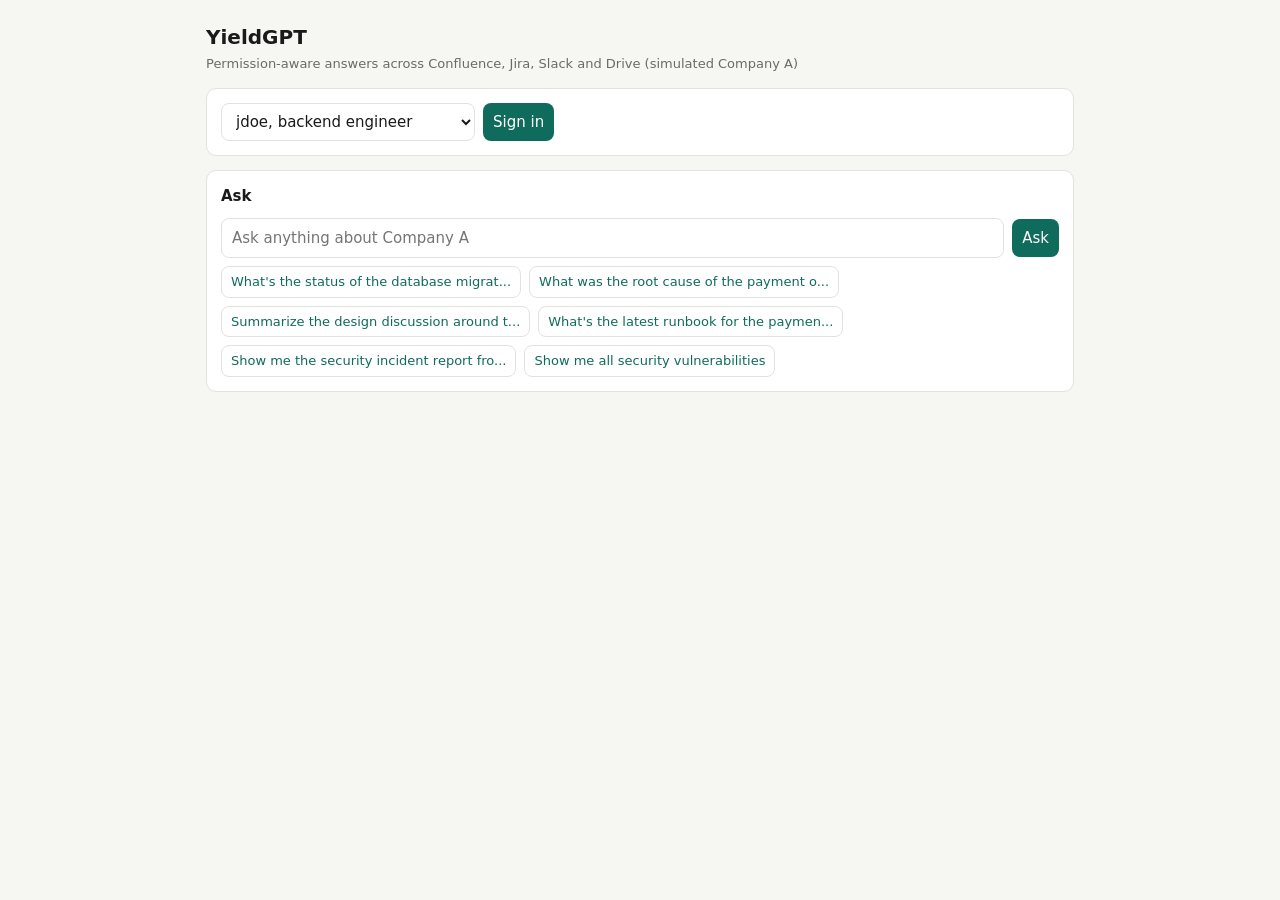
<file: app/static/index.html>
<!doctype html>
<html lang="en">
<head>
<meta charset="utf-8">
<meta name="viewport" content="width=device-width, initial-scale=1">
<title>YieldGPT</title>
<style>
  :root { --bg:#f6f6f3; --fg:#1a1a1a; --muted:#6a6a6a; --card:#fff; --line:#e2e2de; --accent:#0f6b5c;
          --warn:#a65400; --alert:#b3261e; --conf:#1d4ed8; --jira:#2563eb; --slack:#7c3aed; --gdrive:#15803d; }
  @media (prefers-color-scheme: dark) { :root { --bg:#131313; --fg:#ececec; --muted:#9a9a9a; --card:#1c1c1c; --line:#303030; } }
  * { box-sizing:border-box; }
  body { margin:0; font:15px/1.5 system-ui, sans-serif; background:var(--bg); color:var(--fg); }
  main { max-width:900px; margin:0 auto; padding:16px; }
  h1 { font-size:20px; margin:6px 0 2px; } h2 { font-size:15px; margin:0 0 10px; }
  .sub { color:var(--muted); font-size:13px; margin-bottom:14px; }
  .card { background:var(--card); border:1px solid var(--line); border-radius:10px; padding:14px; margin-bottom:14px; }
  input, select, button, textarea { font:inherit; padding:8px 10px; border-radius:8px; border:1px solid var(--line); background:var(--card); color:var(--fg); }
  button { background:var(--accent); color:#fff; border:none; cursor:pointer; }
  button.ghost { background:transparent; color:var(--accent); border:1px solid var(--line); font-size:13px; padding:5px 9px; }
  .row { display:flex; gap:8px; flex-wrap:wrap; align-items:center; }
  .grow { flex:1; min-width:220px; }
  .muted { color:var(--muted); font-size:13px; }
  .answer { white-space:pre-wrap; margin:12px 0 6px; }
  .cite { font-size:13px; margin:3px 0; }
  .badge { display:inline-block; font-size:11px; font-weight:600; color:#fff; border-radius:4px; padding:1px 6px; margin-right:6px; }
  .confluence { background:var(--conf); } .jira { background:var(--jira); } .slack { background:var(--slack); } .gdrive { background:var(--gdrive); }
  table { width:100%; border-collapse:collapse; font-size:12px; }
  td, th { text-align:left; padding:4px 6px; border-bottom:1px solid var(--line); vertical-align:top; }
  .warning { color:var(--warn); } .alert { color:var(--alert); font-weight:600; }
  .denied { color:var(--alert); } .allowed { color:var(--gdrive); }
  .hidden { display:none; }
  .story { border-top:1px solid var(--line); padding:8px 0; font-size:13px; }
  details summary { cursor:pointer; }
</style>
</head>
<body>
<main>
  <h1>YieldGPT</h1>
  <div class="sub">Permission-aware answers across Confluence, Jira, Slack and Drive (simulated Company A)</div>

  <div class="card">
    <div class="row">
      <select id="user">
        <option value="jdoe">jdoe, backend engineer</option>
        <option value="ravi">ravi, SRE / payments on-call</option>
        <option value="asha">asha, security engineer</option>
        <option value="kim">kim, external contractor</option>
        <option value="priya">priya, compliance officer</option>
        <option value="dana">dana, platform admin</option>
      </select>
      <button onclick="login()">Sign in</button>
      <span id="who" class="muted"></span>
    </div>
  </div>

  <div class="card">
    <h2>Ask</h2>
    <div class="row">
      <input id="q" class="grow" placeholder="Ask anything about Company A">
      <button onclick="ask()">Ask</button>
    </div>
    <div class="row" style="margin-top:8px" id="examples"></div>
    <div id="out"></div>
  </div>

  <div class="card hidden" id="simCard">
    <h2>Demo controls (simulate platform changes)</h2>
    <div class="row">
      <button class="ghost" onclick="sim('confluence_update','CONF-101','Step 5: If the certificate cannot be renewed within 10 minutes, fail over payment-service to the secondary card network gateway.', false)">Scenario 2: runbook updated, webhook MISSED</button>
      <button class="ghost" onclick="sim('slack_remove_member','db-migration','jdoe', false)">Scenario 4: remove jdoe from #db-migration, webhook MISSED</button>
      <button class="ghost" onclick="sim('confluence_restrict','CONF-102','user:asha', true)">Restrict ADR-17 to asha only</button>
      <button class="ghost" onclick="api('/api/sync/poll',{method:'POST'}).then(r=>note('Polled: '+JSON.stringify(r)))">Force poll now</button>
    </div>
    <div id="simOut" class="muted" style="margin-top:6px"></div>
  </div>

  <div class="card hidden" id="auditCard">
    <h2>Audit trail <span id="auditScope" class="muted"></span></h2>
    <div class="row" id="auditQueryRow">
      <input id="aq" class="grow" value="Show me everything user 'jdoe' accessed related to the 'payment-gateway' Confluence space in the last 30 days">
      <button onclick="auditQuery()">Query</button>
    </div>
    <div class="row" style="margin-top:8px">
      <button class="ghost" onclick="verify()">Verify hash chain</button>
      <button class="ghost" onclick="alerts()">Security alerts</button>
      <span id="chain" class="muted"></span>
    </div>
    <div id="auditOut" style="margin-top:8px"></div>
  </div>
</main>
<script>
const EX = [
  "What's the status of the database migration project and were there any blockers raised in Slack last week?",
  "What was the root cause of the payment outage last quarter, and what follow-up tickets were created?",
  "Summarize the design discussion around the new auth service from last sprint's Slack threads and link the Confluence decision doc",
  "What's the latest runbook for the payment-service incident?",
  "Show me the security incident report from the Q3 breach",
  "Show me all security vulnerabilities",
];
let token = null, me = null;
const $ = id => document.getElementById(id);
const esc = s => String(s ?? "").replace(/[&<>"]/g, c => ({ "&":"&amp;","<":"&lt;",">":"&gt;",'"':"&quot;" }[c]));
EX.forEach(q => { const b = document.createElement("button"); b.className = "ghost"; b.textContent = q.length > 42 ? q.slice(0, 40) + "..." : q; b.onclick = () => { $("q").value = q; ask(); }; $("examples").appendChild(b); });

async function api(path, opts = {}) {
  const r = await fetch(path, { ...opts, headers: { "Content-Type": "application/json", ...(token ? { Authorization: "Bearer " + token } : {}) } });
  const j = await r.json().catch(() => ({}));
  if (!r.ok) throw new Error(j.detail || r.status);
  return j;
}
function note(t) { $("simOut").textContent = t; }

async function login() {
  const j = await api("/api/login", { method: "POST", body: JSON.stringify({ username: $("user").value, password: "demo" }) });
  token = j.token; me = j.user;
  $("who").textContent = `${me.name}, ${me.title}`;
  $("out").innerHTML = "";
  $("simCard").classList.toggle("hidden", !me.rights.includes("admin"));
  const full = me.rights.includes("audit"), meta = me.rights.includes("audit_meta");
  $("auditCard").classList.toggle("hidden", !(full || meta));
  $("auditQueryRow").classList.toggle("hidden", !full);
  $("auditScope").textContent = full ? "full access (compliance)" : "metadata only: no questions, answers or document ids";
}

async function ask() {
  if (!token) { $("out").innerHTML = '<p class="muted">Sign in first.</p>'; return; }
  $("out").innerHTML = '<p class="muted">Thinking...</p>';
  try {
    const j = await api("/api/ask", { method: "POST", body: JSON.stringify({ question: $("q").value }) });
    const cites = j.citations.map(c => `<div class="cite"><span class="badge ${c.platform}">${c.platform}</span><b>${c.ref}</b> <a href="${esc(c.url)}" target="_blank">${esc(c.title)}</a> <span class="muted">updated ${esc(c.updated_iso)}</span></div>`).join("");
    const plan = j.plan ? `<div class="muted">searched: ${j.plan.platforms.join(", ")}${j.plan.window ? " | window: " + j.plan.window : ""} | query ${j.query_id}</div>` : "";
    $("out").innerHTML = `<div class="answer">${esc(j.answer)}</div>${cites}${plan}`;
  } catch (e) { $("out").textContent = "Error: " + e.message; }
}

async function sim(action, target, value, push) {
  try { await api("/api/sim", { method: "POST", body: JSON.stringify({ action, target, value, push }) });
        note(`Done: ${action} on ${target}${push ? "" : " (no webhook, index is now stale)"}. Sign in as the affected user and ask again.`); }
  catch (e) { note("Error: " + e.message); }
}

async function auditQuery() {
  const j = await api("/api/audit/query", { method: "POST", body: JSON.stringify({ question: $("aq").value }) });
  const head = `<div class="muted">parsed filters: ${esc(JSON.stringify(j.filters))} | ${j.results.length} matching queries</div>`;
  $("auditOut").innerHTML = head + j.results.map(s => `
    <div class="story">
      <b>${new Date(s.ts * 1000).toLocaleString()}</b> <b>${esc(s.actor)}</b> asked: "${esc(s.question)}"
      <div>matched: ${s.matched.map(m => `<span class="${m.decision}">${esc(m.doc_uid)} (${m.decision})</span>`).join(", ")}</div>
      <details><summary class="muted">all authorization decisions (${s.decisions.length})</summary>
        <table>${s.decisions.map(d => `<tr><td class="${d.decision}">${d.decision}</td><td>${esc(d.doc_uid)}</td><td>${esc(d.stage)}</td><td>${esc(d.reason)}</td></tr>`).join("")}</table>
      </details>
      <details><summary class="muted">answer returned</summary><div class="answer">${esc(s.answer)}</div></details>
    </div>`).join("");
}

async function verify() {
  const j = await api("/api/audit/verify");
  $("chain").textContent = j.ok ? `chain intact: ${j.rows} rows, ${j.anchors_checked} anchors checked` : `TAMPERING DETECTED: ${j.problem} at id ${j.at_id}`;
}

async function alerts() {
  const j = await api("/api/audit/events?severity=alert&limit=30").catch(e => ({ events: [], error: e.message }));
  $("auditOut").innerHTML = `<table><tr><th>time</th><th>actor</th><th>event</th><th>detail</th></tr>${j.events.map(e =>
    `<tr class="alert"><td>${new Date(e.ts * 1000).toLocaleTimeString()}</td><td>${esc(e.actor)}</td><td>${esc(e.event)}</td><td>${esc(e.doc_uid)} ${esc(JSON.stringify(e.detail))}</td></tr>`).join("")}</table>` || "none";
}
</script>
</body>
</html>
</file>
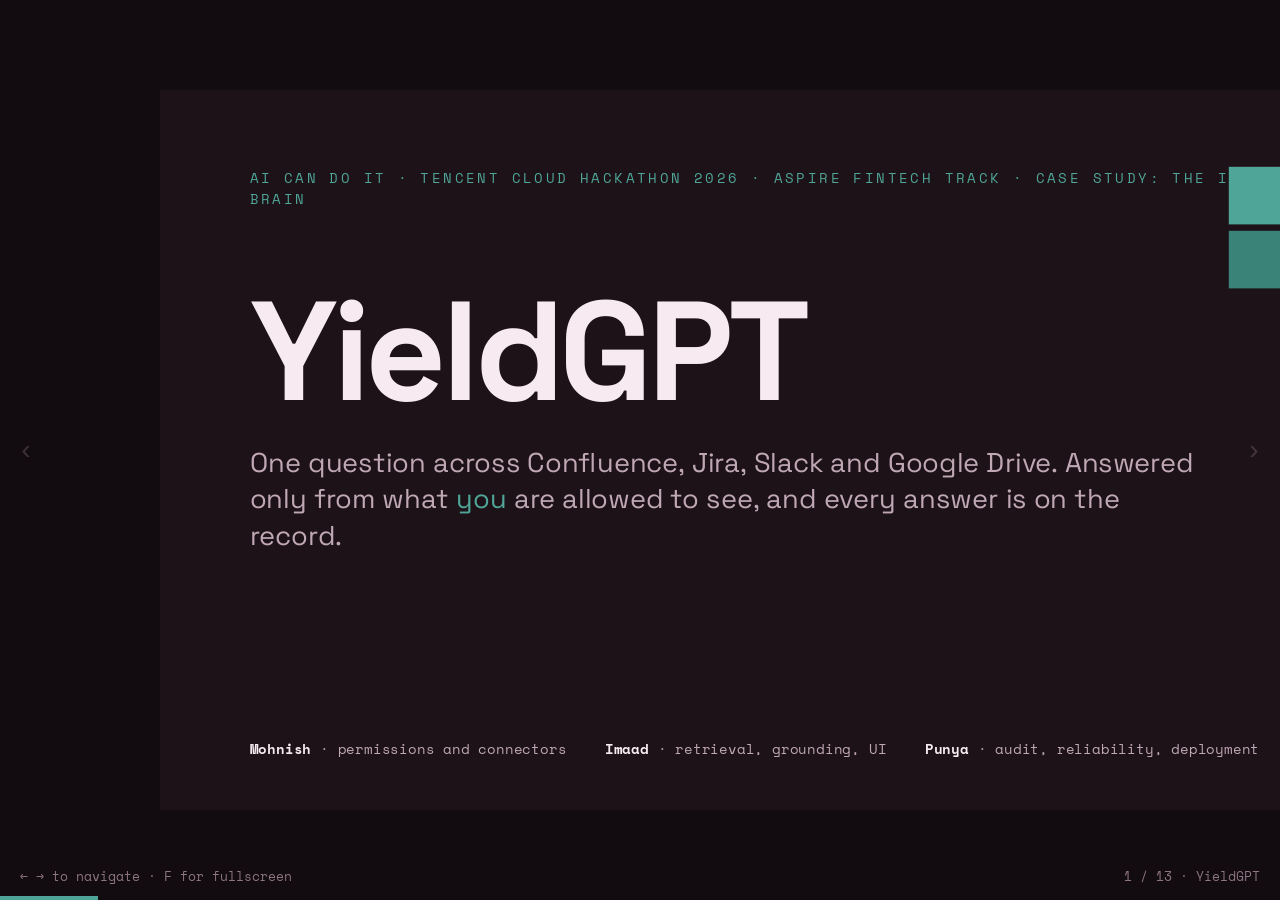
<file: internal-brain/docs/deck/index.html>
<!doctype html>
<html lang="en">
<head>
<meta charset="utf-8">
<meta name="viewport" content="width=device-width, initial-scale=1">
<title>YieldGPT · Pitch</title>
<link rel="preconnect" href="https://fonts.googleapis.com">
<link rel="preconnect" href="https://fonts.gstatic.com" crossorigin>
<link href="https://fonts.googleapis.com/css2?family=Space+Grotesk:wght@400;500;700&family=Space+Mono:wght@400;700&display=swap" rel="stylesheet">
<style>
:root {
  --plum: #1d1218; --plum-2: #2a1922; --plum-3: #3a2430; --line: #533646;
  --ink: #f7ebf1; --muted: #bfa8b4; --dim: #8d7581;
  --teal: #4fa597; --teal-2: #2f6a62; --amber: #e8a33d;
  --paper: #f5e8ee; --paper-2: #ead6df; --ink-dark: #1d1218; --muted-dark: #6b4f5d;
  --s1: 8px; --s2: 16px; --s3: 24px; --s4: 32px; --s5: 48px; --s6: 64px; --s7: 96px;
  --display: "Space Grotesk", "Avenir Next", "Segoe UI", sans-serif;
  --mono: "Space Mono", "SFMono-Regular", Menlo, Consolas, monospace;
  --ease: cubic-bezier(.2,.7,.2,1);
}
* { box-sizing: border-box; margin: 0; padding: 0; }
html, body { height: 100%; background: #120b0f; overflow: hidden; }
body { font-family: var(--display); color: var(--ink); -webkit-font-smoothing: antialiased; }

/* stage: a fixed 1600x900 canvas scaled to fit */
#viewport { position: fixed; inset: 0; display: grid; place-items: center; }
#stage { width: 1600px; height: 900px; position: relative; transform-origin: center center; }
.slide { position: absolute; inset: 0; padding: var(--s7) 112px var(--s6); background: var(--plum);
  opacity: 0; visibility: hidden; transition: opacity .45s var(--ease), visibility 0s linear .45s; overflow: hidden; }
.slide.active { opacity: 1; visibility: visible; transition: opacity .45s var(--ease); }
.slide.light { background: var(--paper); color: var(--ink-dark); }

/* type */
.kicker { font-family: var(--mono); font-size: 18px; letter-spacing: .18em; text-transform: uppercase; color: var(--teal); }
.light .kicker { color: #7a3555; }
h1.hero { font-size: 176px; line-height: .95; font-weight: 700; letter-spacing: -.035em; margin-top: var(--s7); }
h2 { font-size: 58px; line-height: 1.06; font-weight: 700; letter-spacing: -.02em; margin-top: var(--s3); max-width: 1376px; }
.lede { font-size: 34px; line-height: 1.35; color: var(--muted); max-width: 1180px; margin-top: var(--s4); }
.light .lede { color: var(--muted-dark); }
.foot { position: absolute; left: 112px; right: 112px; bottom: var(--s5); font-family: var(--mono); font-size: 16px; color: var(--dim); line-height: 1.5; }
.light .foot { color: var(--muted-dark); }
em.t { font-style: normal; color: var(--teal); }
em.a { font-style: normal; color: var(--amber); }
.mono { font-family: var(--mono); }

/* reveal on slide entry */
.rv { opacity: 0; transform: translateY(18px); }
.active .rv { animation: rise .7s var(--ease) both; animation-delay: calc(var(--i, 0) * 90ms + 120ms); }
@keyframes rise { to { opacity: 1; transform: none; } }

/* chrome */
#progress { position: fixed; left: 0; bottom: 0; height: 4px; background: var(--teal); transition: width .4s var(--ease); z-index: 5; }
#counter { position: fixed; right: 20px; bottom: 14px; font-family: var(--mono); font-size: 13px; color: var(--dim); z-index: 5; }
#hint { position: fixed; left: 20px; bottom: 14px; font-family: var(--mono); font-size: 13px; color: var(--dim); z-index: 5; transition: opacity .6s; }
.navbtn { position: fixed; top: 50%; transform: translateY(-50%); width: 44px; height: 88px; border: 0; background: transparent;
  color: var(--dim); font-size: 28px; cursor: pointer; z-index: 5; opacity: .35; transition: opacity .2s; }
.navbtn:hover, .navbtn:focus-visible { opacity: 1; outline: none; color: var(--ink); }
#prev { left: 4px; } #next { right: 4px; }

/* 1 · title */
.mark { position: absolute; top: var(--s7); right: 112px; display: grid; grid-template-columns: repeat(2, 72px); gap: 8px; }
.mark i { display: block; width: 72px; height: 72px; background: var(--teal); opacity: 0; transform: scale(.4) rotate(-12deg); }
.mark i:nth-child(2) { background: var(--teal-2); } .mark i:nth-child(3) { background: #3a8378; } .mark i:nth-child(4) { background: var(--amber); }
.active .mark i { animation: pop .6s var(--ease) both; }
.active .mark i:nth-child(2) { animation-delay: .12s; } .active .mark i:nth-child(3) { animation-delay: .24s; } .active .mark i:nth-child(4) { animation-delay: .36s; }
@keyframes pop { to { opacity: 1; transform: none; } }
.team { position: absolute; left: 112px; bottom: var(--s6); display: flex; gap: var(--s5); font-family: var(--mono); font-size: 18px; color: var(--muted); }
.team b { color: var(--ink); font-weight: 700; }

/* 2 · problem */
.platforms { display: grid; grid-template-columns: repeat(4, 1fr); gap: var(--s3); margin-top: var(--s5); perspective: 1200px; }
.pcard { border: 1px solid var(--line); background: var(--plum-2); padding: var(--s4); min-height: 280px;
  transform-style: preserve-3d; transition: transform .35s var(--ease), border-color .35s; }
.pcard:hover { transform: rotateX(6deg) rotateY(-8deg) translateZ(20px); border-color: var(--teal); }
.pcard h3 { font-size: 32px; font-weight: 700; }
.pcard .glyph { font-family: var(--mono); font-size: 18px; color: var(--teal); margin-bottom: var(--s3); display: block; }
.pcard ul { list-style: none; margin-top: var(--s3); }
.pcard li { font-size: 22px; color: var(--muted); padding: 10px 0; border-top: 1px solid var(--line); }
.callout { margin-top: var(--s4); font-size: 28px; line-height: 1.4; max-width: 1300px; padding-left: var(--s3); border-left: 4px solid var(--amber); color: var(--ink); }

/* 3 · what it does */
.steps { display: grid; grid-template-columns: repeat(3, 1fr); gap: var(--s5); margin-top: var(--s6); }
.step .n { font-family: var(--mono); font-size: 20px; color: #7a3555; }
.step h3 { font-size: 36px; margin-top: var(--s2); line-height: 1.1; }
.step p { font-size: 24px; line-height: 1.45; color: var(--muted-dark); margin-top: var(--s2); }
.example { margin-top: var(--s6); background: var(--ink-dark); color: var(--ink); padding: var(--s4); font-size: 24px; line-height: 1.5; display: flex; gap: var(--s4); align-items: center; }
.example .tag { font-family: var(--mono); font-size: 15px; letter-spacing: .14em; color: var(--teal); white-space: nowrap; }

/* 4 · pipeline */
#pipe { display: block; margin-top: var(--s4); }
.legend { display: flex; gap: var(--s4); font-family: var(--mono); font-size: 16px; color: var(--muted); margin-top: var(--s2); }
.legend span::before { content: ""; display: inline-block; width: 12px; height: 12px; border-radius: 50%; margin-right: 8px; vertical-align: -1px; background: var(--c); }
.legend .hollow::before { background: transparent; border: 2px solid var(--amber); }

/* 5 · architecture (3D stack) */
.arch { display: grid; grid-template-columns: 1.1fr 1fr; gap: var(--s6); margin-top: var(--s2); align-items: center; }
.stack3d { height: 600px; perspective: 1600px; display: grid; place-items: center; padding-top: 80px; }
.stack3d .rig { position: relative; width: 440px; height: 250px; transform-style: preserve-3d; transform: rotateX(58deg) rotateZ(-38deg); }
.active .stack3d .rig { animation: drift 14s ease-in-out infinite alternate; }
@keyframes drift { from { transform: rotateX(58deg) rotateZ(-38deg); } to { transform: rotateX(54deg) rotateZ(-28deg); } }
.plane { position: absolute; inset: 0; border: 2px solid; display: flex; align-items: flex-end; justify-content: flex-start; padding: 18px 22px;
  font-family: var(--mono); font-size: 18px; letter-spacing: .08em; text-transform: uppercase; transform: translateZ(calc(var(--z) * 1px)); }
.plane.l0 { --z: 0; border-color: var(--line); background: rgba(83,54,70,.35); color: var(--muted); }
.plane.l1 { --z: 70; border-color: var(--teal-2); background: rgba(47,106,98,.35); color: #9fd3c9; }
.plane.l2 { --z: 140; border-color: var(--teal); background: rgba(79,165,151,.28); color: var(--ink); }
.plane.l3 { --z: 230; border: 2px dashed var(--amber); background: rgba(232,163,61,.10); color: var(--amber); }
.active .plane { animation: settle .9s var(--ease) both; }
.active .plane.l1 { animation-delay: .15s; } .active .plane.l2 { animation-delay: .3s; } .active .plane.l3 { animation-delay: .5s; }
@keyframes settle { from { opacity: 0; transform: translateZ(calc(var(--z) * 1px + 140px)); } to { opacity: 1; transform: translateZ(calc(var(--z) * 1px)); } }
.zones { list-style: none; }
.zones li { padding: var(--s3) 0; border-top: 1px solid var(--line); font-size: 24px; line-height: 1.4; color: var(--muted); }
.zones b { display: block; font-family: var(--mono); font-size: 16px; letter-spacing: .12em; text-transform: uppercase; margin-bottom: 6px; }
.zones .z3 b { color: var(--amber); } .zones .z2 b { color: var(--teal); } .zones .z1 b { color: #9fd3c9; } .zones .z0 b { color: var(--muted); }

/* 6 · model */
.split { display: grid; grid-template-columns: 1fr 1fr; gap: var(--s7); margin-top: var(--s6); }
.big { font-size: 56px; font-weight: 700; line-height: 1.08; letter-spacing: -.015em; }
.rules { list-style: none; counter-reset: r; }
.rules li { counter-increment: r; font-size: 26px; line-height: 1.4; padding: var(--s3) 0 var(--s3) 64px; border-top: 1px solid var(--paper-2); position: relative; }
.rules li::before { content: "0" counter(r); position: absolute; left: 0; top: var(--s3); font-family: var(--mono); font-size: 18px; color: #7a3555; }

/* 7 · audit chain */
#chain { display: block; margin-top: var(--s4); }
.facts3 { display: grid; grid-template-columns: repeat(3, 1fr); gap: var(--s4); margin-top: var(--s4); }
.fact h3 { font-size: 26px; color: var(--teal); }
.fact p { font-size: 21px; line-height: 1.45; color: var(--muted); margin-top: var(--s1); }

/* 8 · live proof */
.counters { display: grid; grid-template-columns: repeat(3, 1fr); gap: var(--s5); margin-top: var(--s5); }
.ctr { border-top: 3px solid var(--teal); padding-top: var(--s3); }
.ctr:nth-child(2) { border-color: #9fd3c9; } .ctr:nth-child(3) { border-color: var(--amber); }
.ctr .num { font-size: 132px; font-weight: 700; letter-spacing: -.04em; line-height: 1; color: var(--teal); font-variant-numeric: tabular-nums; }
.ctr:nth-child(2) .num { color: #9fd3c9; } .ctr:nth-child(3) .num { color: var(--amber); }
.ctr p { font-size: 22px; line-height: 1.4; color: var(--muted); margin-top: var(--s2); }
.timing { display: grid; grid-template-columns: repeat(2, 1fr); gap: var(--s3); margin-top: var(--s5); }
.tcell { background: var(--plum-2); border: 1px solid var(--line); padding: var(--s3); font-size: 22px; line-height: 1.45; }
.tcell .mono { color: var(--teal); }

/* 9 / 10 · bars */
.bars { margin-top: var(--s5); display: grid; gap: var(--s3); }
.bar { display: grid; grid-template-columns: 430px 1fr 260px; gap: var(--s3); align-items: center; font-size: 22px; }
.bar .lbl { color: var(--muted-dark); }
.track { height: 30px; background: var(--paper-2); position: relative; }
.fill { position: absolute; inset: 0 auto 0 0; width: 0; background: #7a3555; transition: width 1.1s var(--ease); }
.fill.good { background: #2f6a62; }
.target { position: absolute; top: -6px; bottom: -6px; width: 3px; background: var(--ink-dark); }
.val { font-family: var(--mono); font-size: 20px; }
.val small { display: block; font-size: 15px; color: var(--muted-dark); }
.cmp { display: grid; grid-template-columns: repeat(4, 1fr); gap: var(--s4); margin-top: var(--s6); }
.cmp .cell h3 { font-size: 22px; color: var(--muted-dark); font-weight: 500; }
.cmp .cell .from { font-family: var(--mono); font-size: 26px; color: var(--muted-dark); margin-top: var(--s2); text-decoration: line-through; text-decoration-color: rgba(107,79,93,.5); }
.cmp .cell .to { font-size: 88px; font-weight: 700; letter-spacing: -.03em; color: #2f6a62; line-height: 1; margin-top: var(--s1); }

/* 11 · tencent */
.cards3 { display: grid; grid-template-columns: repeat(3, 1fr); gap: var(--s4); margin-top: var(--s6); }
.tcard { border: 1px solid var(--line); padding: var(--s4); background: var(--plum-2); }
.pill { display: inline-block; font-family: var(--mono); font-size: 14px; letter-spacing: .12em; padding: 6px 12px; border: 1px solid; }
.pill.ok { color: var(--teal); border-color: var(--teal); } .pill.wait { color: var(--amber); border-color: var(--amber); }
.tcard h3 { font-size: 32px; margin-top: var(--s3); }
.tcard p { font-size: 22px; line-height: 1.45; color: var(--muted); margin-top: var(--s2); }

/* 12 · status */
.cols { display: grid; grid-template-columns: 1fr 1fr; gap: var(--s6); margin-top: var(--s5); }
.cols h3 { font-family: var(--mono); font-size: 18px; letter-spacing: .14em; text-transform: uppercase; padding-bottom: var(--s2); border-bottom: 3px solid #2f6a62; }
.cols .pend h3 { border-color: var(--amber); }
.cols ul { list-style: none; }
.cols li { font-size: 24px; line-height: 1.4; padding: 14px 0; border-bottom: 1px solid var(--paper-2); }
.cols li small { display: block; font-family: var(--mono); font-size: 15px; color: var(--muted-dark); margin-top: 4px; }

/* 13 · close */
.close-lines { margin-top: var(--s7); font-size: 104px; font-weight: 700; line-height: 1.02; letter-spacing: -.03em; }
.close-lines span { display: block; }
.close-lines span:nth-child(2) { color: var(--teal); } .close-lines span:nth-child(3) { color: var(--amber); }

@page { size: 1600px 900px; margin: 0; }
@media print {
  html, body { overflow: visible; height: auto; background: none; }
  #viewport { position: static; display: block; }
  #stage { transform: none !important; width: 1600px; height: auto; }
  .slide { position: relative; opacity: 1 !important; visibility: visible !important; width: 1600px; height: 900px;
    page-break-after: always; break-after: page; -webkit-print-color-adjust: exact; print-color-adjust: exact; }
  .rv, .mark i, .plane { animation: none !important; opacity: 1 !important; transform: none; }
  .plane { transform: translateZ(calc(var(--z) * 1px)) !important; }
  .active .stack3d .rig { animation: none; }
  .fill { transition: none; width: var(--w) !important; }
  #progress, #counter, #hint, .navbtn { display: none; }
}
@media (prefers-reduced-motion: reduce) {
  .rv, .mark i, .plane { animation: none !important; opacity: 1 !important; transform: none; }
  .active .stack3d .rig { animation: none; }
  .fill { transition: none; }
}
</style>
</head>
<body>
<div id="viewport"><div id="stage">

<!-- 1 -->
<section class="slide" data-title="YieldGPT">
  <div class="kicker rv">AI CAN DO IT · Tencent Cloud Hackathon 2026 · Aspire FinTech track · Case study: The Internal Brain</div>
  <div class="mark" aria-hidden="true"><i></i><i></i><i></i><i></i></div>
  <h1 class="hero rv" style="--i:1">YieldGPT</h1>
  <p class="lede rv" style="--i:2">One question across Confluence, Jira, Slack and Google Drive. Answered only from what <em class="t">you</em> are allowed to see, and every answer is on the record.</p>
  <div class="team rv" style="--i:3"><span><b>Mohnish</b> · permissions and connectors</span><span><b>Imaad</b> · retrieval, grounding, UI</span><span><b>Punya</b> · audit, reliability, deployment</span></div>
</section>

<!-- 2 -->
<section class="slide" data-title="The problem">
  <div class="kicker rv">The problem</div>
  <h2 class="rv" style="--i:1">Company knowledge lives on four platforms, each with its own permission rules</h2>
  <div class="platforms">
    <div class="pcard rv" style="--i:2"><span class="glyph">C /</span><h3>Confluence</h3><ul><li>Space permissions</li><li>Page restrictions</li><li>Inherited from parent pages</li></ul></div>
    <div class="pcard rv" style="--i:3"><span class="glyph">J /</span><h3>Jira</h3><ul><li>Project roles</li><li>Issue security levels</li><li>Inside one project</li></ul></div>
    <div class="pcard rv" style="--i:4"><span class="glyph"># /</span><h3>Slack</h3><ul><li>Public and private channels</li><li>Direct messages</li><li>Several workspaces</li></ul></div>
    <div class="pcard rv" style="--i:5"><span class="glyph">△ /</span><h3>Drive</h3><ul><li>Shared and personal drives</li><li>Folder inheritance</li><li>Link and external shares</li></ul></div>
  </div>
  <p class="callout rv" style="--i:6">An assistant that copies everything into one index can show people what they were never allowed to open, and nobody can prove afterwards who saw what.</p>
</section>

<!-- 3 -->
<section class="slide light" data-title="What YieldGPT does">
  <div class="kicker rv">What YieldGPT does</div>
  <h2 class="rv" style="--i:1">Ask once. Get a cited answer built only from sources you may open right now.</h2>
  <div class="steps">
    <div class="step rv" style="--i:2"><div class="n">01</div><h3>Plain-language question</h3><p>Across all four platforms at once, routed by a planner to the right sources and time window.</p></div>
    <div class="step rv" style="--i:3"><div class="n">02</div><h3>Each platform decides</h3><p>Every source is checked live with Confluence, Jira, Slack or Drive itself, as that person. No copied access lists.</p></div>
    <div class="step rv" style="--i:4"><div class="n">03</div><h3>Everything on the record</h3><p>The question, every allow or deny, what the model saw and what was released: hash-chained and checkpointed.</p></div>
  </div>
  <div class="example rv" style="--i:5"><span class="tag">LIVE EXAMPLE</span><span>Jira issue PAY-4 sits under an issue security level. Ravi can browse the PAY project and is still denied; Asha, in the security group, gets it. Jira made that call, not us.</span></div>
</section>

<!-- 4 -->
<section class="slide" data-title="How it works">
  <div class="kicker rv">How it works</div>
  <h2 class="rv" style="--i:1">One question, six permission checks</h2>
  <canvas id="pipe" width="1376" height="470" class="rv" style="--i:2" aria-label="Animation: candidate documents pass through checks A to F; denied ones drop out before the answer"></canvas>
  <div class="legend rv" style="--i:3"><span style="--c: var(--teal)">allowed, still in play</span><span class="hollow">denied: dropped, recorded, never shown</span></div>
  <div class="foot">One audit row per decision. A denied document looks exactly like one that never existed.</div>
</section>

<!-- 5 -->
<section class="slide" data-title="Architecture">
  <div class="kicker rv">Architecture</div>
  <h2 class="rv" style="--i:1">Four trust boundaries, one direction of trust</h2>
  <div class="arch">
    <div class="stack3d rv" style="--i:2" aria-hidden="true"><div class="rig">
      <div class="plane l0">Write-once checkpoints</div>
      <div class="plane l1">Confluence · Jira · Slack · Drive</div>
      <div class="plane l2">YieldGPT server</div>
      <div class="plane l3">Language model</div>
    </div></div>
    <ul class="zones">
      <li class="z3 rv" style="--i:3"><b>Untrusted</b>The language model. Its output is a proposal, never a decision.</li>
      <li class="z2 rv" style="--i:4"><b>Trusted</b>The YieldGPT server runs every check and writes the audit.</li>
      <li class="z1 rv" style="--i:5"><b>Source of truth</b>The platforms themselves decide every permission.</li>
      <li class="z0 rv" style="--i:6"><b>Independent</b>Write-once checkpoint stores the app cannot rewrite.</li>
    </ul>
  </div>
</section>

<!-- 6 -->
<section class="slide light" data-title="The model">
  <div class="kicker rv">The model</div>
  <div class="split">
    <p class="big rv" style="--i:1">The language model is treated as <span style="color:#7a3555">untrusted</span>.</p>
    <ul class="rules">
      <li class="rv" style="--i:2">It only ever sees passages that already passed checks A to C.</li>
      <li class="rv" style="--i:3">It holds no credentials and calls no tools.</li>
      <li class="rv" style="--i:4">Unsupported claims are dropped; citations may only point at sources it was given.</li>
      <li class="rv" style="--i:5">Injected instructions in a question are blocked; poisoned passages are quarantined.</li>
    </ul>
  </div>
  <div class="foot">In this submission answers are extractive: assembled on the server from authorized passages, word for word, each line cited. The model adapter is optional.</div>
</section>

<!-- 7 -->
<section class="slide" data-title="Audit">
  <div class="kicker rv">Audit and compliance</div>
  <h2 class="rv" style="--i:1">Every answer is on the record before it leaves</h2>
  <canvas id="chain" width="1376" height="230" class="rv" style="--i:2" aria-label="Animation: a hash chain of audit rows; altering one row breaks every link after it"></canvas>
  <div class="facts3">
    <div class="fact rv" style="--i:3"><h3>Hash-chained log</h3><p>Each row hashes the one before. Edits, deletions, truncation and a full recompute are all detected. Question and answer text is encrypted at rest.</p></div>
    <div class="fact rv" style="--i:4"><h3>No checkpoint, no answer</h3><p>The answer is held until its audit rows are checkpointed. If checkpointing fails, the user gets a refusal, never an unrecorded answer.</p></div>
    <div class="fact rv" style="--i:5"><h3>Two write-once anchors</h3><p>S3 Object Lock in compliance mode, written to two stores. A forged anchor disagrees with the other and verification fails.</p></div>
  </div>
</section>

<!-- 8 -->
<section class="slide" data-title="Proof · live">
  <div class="kicker rv">Proof · live</div>
  <h2 class="rv" style="--i:1">Verified on a real Atlassian Cloud site</h2>
  <div class="counters">
    <div class="ctr rv" style="--i:2"><div class="num" data-count="84" data-of="84">0/84</div><p>permission decisions matched Atlassian: every persona against every seeded page and issue</p></div>
    <div class="ctr rv" style="--i:3"><div class="num" data-count="14" data-of="14">0/14</div><p>brief scenarios passed as each persona: unified query, negative cases, audit inquiry</p></div>
    <div class="ctr rv" style="--i:4"><div class="num" data-count="21" data-of="21">0/21</div><p>lifecycle steps through the real pipeline: create, edit, revoke, delete, inherited restriction, status and comment</p></div>
  </div>
  <div class="timing">
    <div class="tcell rv" style="--i:5">Revoked user denied on the <b>very next query</b>, no reindex: <span class="mono">0.27 s</span> Confluence, <span class="mono">0.18 s</span> Jira. Denial held <span class="mono">3.2 s</span> / <span class="mono">3.0 s</span> after Atlassian confirmed, never re-allowed.</div>
    <div class="tcell rv" style="--i:6">A denial looks identical to a document that never existed. A child page inherits its parent's restriction. Deleted objects are not served on the next query. Issue security levels enforced by Jira itself.</div>
  </div>
  <div class="foot">Live runs, 13 to 14 Oct 2026 · Atlassian Cloud Standard trial · four teammates as personas · single dated runs, not throughput · Slack and Drive simulated in these runs</div>
</section>

<!-- 9 -->
<section class="slide light" data-title="Proof · under load">
  <div class="kicker rv">Proof · under load</div>
  <h2 class="rv" style="--i:1">25 users for 5 minutes: zero leaks, zero audit gaps</h2>
  <div class="bars">
    <div class="bar rv" style="--i:2"><span class="lbl">Answers under 25-user load</span><div class="track"><div class="fill good" data-w="100" style="--w:100%"></div><div class="target" style="left:99%"></div></div><span class="val">19,223 / 19,223<small>target 99% or more</small></span></div>
    <div class="bar rv" style="--i:3"><span class="lbl">Permission leaks · audit gaps</span><div class="track"><div class="fill good" data-w="0" style="--w:0%"></div></div><span class="val">0 · 0<small>target 0 · 0</small></span></div>
    <div class="bar rv" style="--i:4"><span class="lbl">Throughput</span><div class="track"><div class="fill good" data-w="100" style="--w:100%"></div><div class="target" style="left:7.8%"></div></div><span class="val">63.9 answers/s<small>target 5 answers/s</small></span></div>
    <div class="bar rv" style="--i:5"><span class="lbl">End to end p95, model excluded</span><div class="track"><div class="fill" data-w="0.64" style="--w:0.64%"></div><div class="target" style="left:100%"></div></div><span class="val">51 ms<small>target 8 s</small></span></div>
    <div class="bar rv" style="--i:6"><span class="lbl">Audit search, 100,005 events, p95</span><div class="track"><div class="fill" data-w="47.5" style="--w:47.5%"></div><div class="target" style="left:100%"></div></div><span class="val">950 ms<small>target 2 s</small></span></div>
    <div class="bar rv" style="--i:7"><span class="lbl">Retrieval p95, 19,700 objects</span><div class="track"><div class="fill" data-w="52.4" style="--w:52.4%"></div><div class="target" style="left:100%"></div></div><span class="val">262 ms<small>target 500 ms</small></span></div>
  </div>
  <div class="foot">10 to 12 Oct 2026 · Apple Silicon laptops · fixture data and stub model; search and retrieval synthetic · end to end includes write-once checkpoints (MinIO) · real-model time not included · bars against target</div>
</section>

<!-- 10 -->
<section class="slide light" data-title="Proof · answer quality">
  <div class="kicker rv">Proof · answer quality</div>
  <h2 class="rv" style="--i:1">Same questions, original pipeline vs YieldGPT</h2>
  <div class="cmp">
    <div class="cell rv" style="--i:2"><h3>Questions passing</h3><div class="from">50/65</div><div class="to">65/65</div></div>
    <div class="cell rv" style="--i:3"><h3>Required-source recall</h3><div class="from">85.7%</div><div class="to">100%</div></div>
    <div class="cell rv" style="--i:4"><h3>Grounding cases</h3><div class="from">15/28</div><div class="to">28/28</div></div>
    <div class="cell rv" style="--i:5"><h3>False accepts</h3><div class="from">13</div><div class="to">0</div></div>
  </div>
  <p class="lede rv" style="--i:6">Neither pipeline exposed an unauthorized citation. 440+ automated tests run on every pull request in CI, in two connector modes.</p>
  <div class="foot">Fixture data · offline comparison on identical cases · human scoring of the 160-question bank is still in progress</div>
</section>

<!-- 11 -->
<section class="slide" data-title="Tencent ecosystem">
  <div class="kicker rv">Tencent ecosystem</div>
  <h2 class="rv" style="--i:1">YieldGPT inside the tools Tencent teams already use</h2>
  <div class="cards3">
    <div class="tcard rv" style="--i:2"><span class="pill ok">WORKING</span><h3>CodeBuddy and WorkBuddy</h3><p>An MCP connector lets the CodeBuddy agent call YieldGPT and open citations. Identity comes from config, so every check still applies.</p></div>
    <div class="tcard rv" style="--i:3"><span class="pill ok">ADAPTER READY</span><h3>Tencent Hunyuan</h3><p>The adapter speaks the OpenAI-compatible API Hunyuan offers and is tested end to end. This submission answers in extractive mode; switching Hunyuan on is configuration.</p></div>
    <div class="tcard rv" style="--i:4"><span class="pill wait">IN PROGRESS</span><h3>Tencent Cloud</h3><p>Docker deployment with secrets from the environment only, and a public demo URL. Tencent COS is a natural second checkpoint anchor.</p></div>
  </div>
</section>

<!-- 12 -->
<section class="slide light" data-title="Honest status">
  <div class="kicker rv">Honest status</div>
  <h2 class="rv" style="--i:1">What is live, and what is still pending</h2>
  <div class="cols">
    <div class="rv" style="--i:2"><h3>Live and verified</h3><ul>
      <li>Confluence and Jira on a real Atlassian site<small>84/84 decisions · 14/14 scenarios · 21/21 lifecycle</small></li>
      <li>Write-once checkpoints on two stores<small>S3 Object Lock, compliance mode</small></li>
      <li>YieldGPT inside CodeBuddy</li>
      <li>Full test suite in CI on every pull request</li></ul></div>
    <div class="pend rv" style="--i:3"><h3>Pending</h3><ul>
      <li>Hunyuan switched on and evaluated<small>answers are extractive by design in this submission</small></li>
      <li>Live Slack workspaces and live Google Drive</li>
      <li>Public URL on Tencent Cloud</li>
      <li>Two-reviewer human scoring</li></ul></div>
  </div>
  <div class="foot">Every number in this deck carries a date and a label: live, fixture or synthetic.</div>
</section>

<!-- 13 -->
<section class="slide" data-title="Close">
  <div class="mark" aria-hidden="true"><i></i><i></i><i></i><i></i></div>
  <div class="kicker rv">YieldGPT</div>
  <p class="close-lines"><span class="rv" style="--i:1">Ask once.</span><span class="rv" style="--i:2">See only what you may.</span><span class="rv" style="--i:3">Prove it afterwards.</span></p>
  <div class="team rv" style="--i:4"><span>github.com/Imaad001M/Tencent---YieldGPT</span><span>Mohnish · Imaad · Punya</span></div>
</section>

</div></div>
<div id="progress"></div>
<button class="navbtn" id="prev" aria-label="Previous slide">‹</button>
<button class="navbtn" id="next" aria-label="Next slide">›</button>
<div id="hint">← → to navigate · F for fullscreen</div>
<div id="counter"></div>

<script>
(() => {
  const slides = [...document.querySelectorAll('.slide')];
  const stage = document.getElementById('stage');
  const reduce = matchMedia('(prefers-reduced-motion: reduce)').matches;
  let cur = 0;

  function fit() {
    const s = Math.min(innerWidth / 1600, innerHeight / 900);
    stage.style.transform = `scale(${s})`;
  }
  addEventListener('resize', fit); fit();

  function go(n) {
    n = Math.max(0, Math.min(slides.length - 1, n));
    slides[cur].classList.remove('active');
    cur = n;
    const s = slides[cur];
    void s.offsetWidth;                      // restart entry animations
    s.classList.add('active');
    document.getElementById('progress').style.width = `${(cur + 1) / slides.length * 100}%`;
    document.getElementById('counter').textContent = `${cur + 1} / ${slides.length} · ${s.dataset.title}`;
    history.replaceState(null, '', `#${cur + 1}`);
    onEnter(s);
  }

  // ---- per-slide effects
  function onEnter(s) {
    s.querySelectorAll('[data-count]').forEach(el => countUp(el));
    s.querySelectorAll('.fill').forEach(el => { el.style.width = '0'; setTimeout(() => el.style.width = el.dataset.w + '%', 500); });
    if (s.querySelector('#pipe')) pipe.start(); else pipe.stop();
    if (s.querySelector('#chain')) chain.start(); else chain.stop();
  }
  function countUp(el) {
    const end = +el.dataset.count, of = el.dataset.of, t0 = performance.now(), dur = reduce ? 0 : 1400;
    const tick = now => {
      const p = dur ? Math.min(1, (now - t0 - 300) / dur) : 1;
      const v = Math.round(end * (1 - Math.pow(1 - Math.max(0, p), 3)));
      el.textContent = `${v}/${of}`;
      if (p < 1) requestAnimationFrame(tick);
    };
    requestAnimationFrame(tick);
  }
  const css = v => getComputedStyle(document.documentElement).getPropertyValue(v).trim();

  // ---- slide 4: documents flowing through checks A to F
  const pipe = (() => {
    const c = document.getElementById('pipe'), g = c.getContext('2d');
    const W = c.width, H = c.height, laneY = 210, x0 = 70, x1 = W - 150;
    const gates = [
      ['A', 'Index prefilter', 'can only remove, never allow'],
      ['B', 'Before reading', 'live check as this user'],
      ['C', 'After reading', 'check again, version must match'],
      ['D', 'Before release', 'every cited source re-checked'],
      ['E', 'Revoked?', 'rebuild once, else withhold'],
      ['F', 'Citation preview', 'fresh check, fingerprint match'],
    ];
    const gx = i => x0 + 150 + i * ((x1 - x0 - 200) / (gates.length - 1));
    let docs = [], raf = 0, last = 0, spawn = 0, running = false;
    const plats = () => [css('--teal'), '#9fd3c9', '#e7cfd9', '#6fbfb1'];
    function newDoc() {
      // each document fails at most one gate (or none) so the funnel narrows visibly
      const r = Math.random(), failAt = r < .30 ? 0 : r < .45 ? 1 : r < .55 ? 2 : r < .62 ? 3 : -1;
      return { x: x0 - 20, y: laneY + (Math.random() - .5) * 70, vy: 0, col: plats()[Math.floor(Math.random() * 4)], failAt, out: false, a: 1 };
    }
    function draw(dt) {
      g.fillStyle = css('--plum'); g.fillRect(0, 0, W, H);
      g.strokeStyle = css('--line'); g.lineWidth = 2;
      g.beginPath(); g.moveTo(x0, laneY - 60); g.lineTo(x1, laneY - 60); g.moveTo(x0, laneY + 60); g.lineTo(x1, laneY + 60); g.stroke();
      gates.forEach(([k, a, b], i) => {
        const x = gx(i);
        g.fillStyle = css('--plum-3'); g.fillRect(x - 3, laneY - 78, 6, 156);
        g.fillStyle = css('--teal'); g.font = '700 30px "Space Grotesk", sans-serif'; g.textAlign = 'center';
        g.fillText(k, x, laneY - 96);
        g.fillStyle = css('--ink'); g.font = '500 18px "Space Grotesk", sans-serif'; g.fillText(a, x, laneY + 112);
        g.fillStyle = css('--muted'); g.font = '14px "Space Mono", monospace'; wrap(b, x, laneY + 138, 170);
      });
      g.fillStyle = css('--amber'); g.font = '700 22px "Space Grotesk", sans-serif'; g.textAlign = 'left';
      g.fillText('Answer', x1 + 22, laneY - 8);
      g.fillStyle = css('--muted'); g.font = '14px "Space Mono", monospace'; g.fillText('cited, checked', x1 + 22, laneY + 16);
      g.fillStyle = css('--muted'); g.textAlign = 'left'; g.fillText('candidates in', x0 - 10, laneY - 96);
      docs.forEach(d => {
        if (!d.out) {
          d.x += 170 * dt;
          if (d.failAt >= 0 && d.x >= gx(d.failAt) - 6) { d.out = true; d.x = gx(d.failAt) - 8; }
        } else { d.vy += 520 * dt; d.y += d.vy * dt; d.a = Math.max(0, d.a - .9 * dt); }
        g.globalAlpha = d.a;
        g.beginPath(); g.arc(d.x, d.y, 9, 0, Math.PI * 2);
        if (d.out) { g.strokeStyle = css('--amber'); g.lineWidth = 2.5; g.stroke(); }
        else { g.fillStyle = d.col; g.fill(); }
        g.globalAlpha = 1;
      });
      docs = docs.filter(d => d.a > 0 && d.x < x1 + 14);
    }
    function wrap(t, x, y, w) {
      const words = t.split(' '); let line = '', yy = y;
      words.forEach(wd => { const test = line ? line + ' ' + wd : wd;
        if (g.measureText(test).width > w && line) { g.fillText(line, x, yy); line = wd; yy += 19; } else line = test; });
      g.fillText(line, x, yy);
    }
    function frame(t) {
      const dt = Math.min(.05, (t - last) / 1000 || 0); last = t;
      spawn -= dt; if (spawn <= 0) { docs.push(newDoc()); spawn = .32; }
      draw(dt); if (running) raf = requestAnimationFrame(frame);
    }
    return {
      start() { if (running) return; running = true; docs = []; last = performance.now();
        if (reduce) { for (let i = 0; i < 40; i++) { const d = newDoc(); d.x = x0 + Math.random() * (x1 - x0); docs.push(d); } draw(0); running = false; return; }
        raf = requestAnimationFrame(frame); },
      stop() { running = false; cancelAnimationFrame(raf); },
      still() { running = false; docs = []; for (let i = 0; i < 40; i++) { const d = newDoc(); d.x = x0 + Math.random() * (x1 - x0);
        if (d.failAt >= 0 && d.x > gx(d.failAt)) { d.x = gx(d.failAt) - 8; d.out = true; d.y += 30; } docs.push(d); } draw(0); },
    };
  })();

  // ---- slide 7: hash chain, one row altered, every later link breaks
  const chain = (() => {
    const c = document.getElementById('chain'), g = c.getContext('2d');
    const W = c.width, H = c.height, n = 8, bw = 132, gap = (W - n * bw) / (n - 1), y = 60, bh = 104;
    let raf = 0, t0 = 0, running = false;
    const hx = i => (((i + 3) * 2654435761) >>> 0).toString(16).slice(0, 6);
    function draw(t) {
      g.fillStyle = css('--plum'); g.fillRect(0, 0, W, H);
      const phase = ((t - t0) / 1000) % 9;                 // 0-3 intact, 3 tamper, 3-7 break spreads, 7-9 reset
      const bad = phase > 3 && phase < 7.6 ? 3 : -1;
      const spread = bad < 0 ? -1 : Math.min(n - 1, bad + Math.floor((phase - 3.4) / .35));
      for (let i = 0; i < n; i++) {
        const x = i * (bw + gap);
        const broken = bad >= 0 && i >= bad && i <= spread;
        g.fillStyle = i === bad ? 'rgba(232,163,61,.18)' : css('--plum-2');
        g.fillRect(x, y, bw, bh);
        g.strokeStyle = broken ? css('--amber') : css('--line'); g.lineWidth = broken ? 2.5 : 1.5;
        g.strokeRect(x, y, bw, bh);
        g.textAlign = 'left';
        g.fillStyle = css('--muted'); g.font = '13px "Space Mono", monospace'; g.fillText(`row ${1041 + i}`, x + 14, y + 26);
        g.fillStyle = broken ? css('--amber') : css('--teal'); g.font = '700 16px "Space Mono", monospace';
        g.fillText(i === bad ? 'edited' : `#${hx(i)}`, x + 14, y + 56);
        g.fillStyle = css('--dim'); g.font = '12px "Space Mono", monospace';
        g.fillText(i ? `prev #${hx(i - 1)}` : 'prev #genesis', x + 14, y + 84);
        if (i < n - 1) {
          const lx = x + bw, ok = !(bad >= 0 && i >= bad && i < spread);
          g.strokeStyle = ok ? css('--teal') : css('--amber'); g.lineWidth = 3; g.setLineDash(ok ? [] : [6, 6]);
          g.beginPath(); g.moveTo(lx + 6, y + bh / 2); g.lineTo(lx + gap - 6, y + bh / 2); g.stroke(); g.setLineDash([]);
        }
      }
      g.textAlign = 'left'; g.font = '16px "Space Mono", monospace';
      g.fillStyle = bad >= 0 ? css('--amber') : css('--teal');
      g.fillText(bad >= 0 ? 'verify: hash mismatch from row 1044, chain broken' : 'verify: chain intact, matches both write-once anchors', 0, y + bh + 50);
      if (running) raf = requestAnimationFrame(draw);
    }
    return {
      start() { if (running) return; running = true; t0 = performance.now();
        if (reduce) { running = false; draw(t0 + 4500); return; } raf = requestAnimationFrame(draw); },
      stop() { running = false; cancelAnimationFrame(raf); },
      still() { running = false; draw(t0 + 4500); },
    };
  })();

  // ---- input
  addEventListener('keydown', e => {
    if (['ArrowRight', 'PageDown', ' ', 'Enter'].includes(e.key)) { e.preventDefault(); go(cur + 1); }
    else if (['ArrowLeft', 'PageUp', 'Backspace'].includes(e.key)) { e.preventDefault(); go(cur - 1); }
    else if (e.key === 'Home') go(0);
    else if (e.key === 'End') go(slides.length - 1);
    else if (e.key.toLowerCase() === 'f') { document.fullscreenElement ? document.exitFullscreen() : document.documentElement.requestFullscreen?.(); }
    document.getElementById('hint').style.opacity = 0;
  });
  document.getElementById('next').onclick = () => go(cur + 1);
  document.getElementById('prev').onclick = () => go(cur - 1);
  let sx = null;
  addEventListener('touchstart', e => sx = e.touches[0].clientX, { passive: true });
  addEventListener('touchend', e => { if (sx === null) return; const dx = e.changedTouches[0].clientX - sx;
    if (Math.abs(dx) > 50) go(cur + (dx < 0 ? 1 : -1)); sx = null; });

  addEventListener('beforeprint', () => {
    document.querySelectorAll('[data-count]').forEach(el => el.textContent = `${el.dataset.count}/${el.dataset.of}`);
    pipe.still(); chain.still();
  });
  const start = parseInt(location.hash.slice(1), 10);
  document.fonts?.ready.then(() => go(Number.isFinite(start) ? start - 1 : 0));
  if (!document.fonts) go(Number.isFinite(start) ? start - 1 : 0);
})();
</script>
</body>
</html>
</file>
